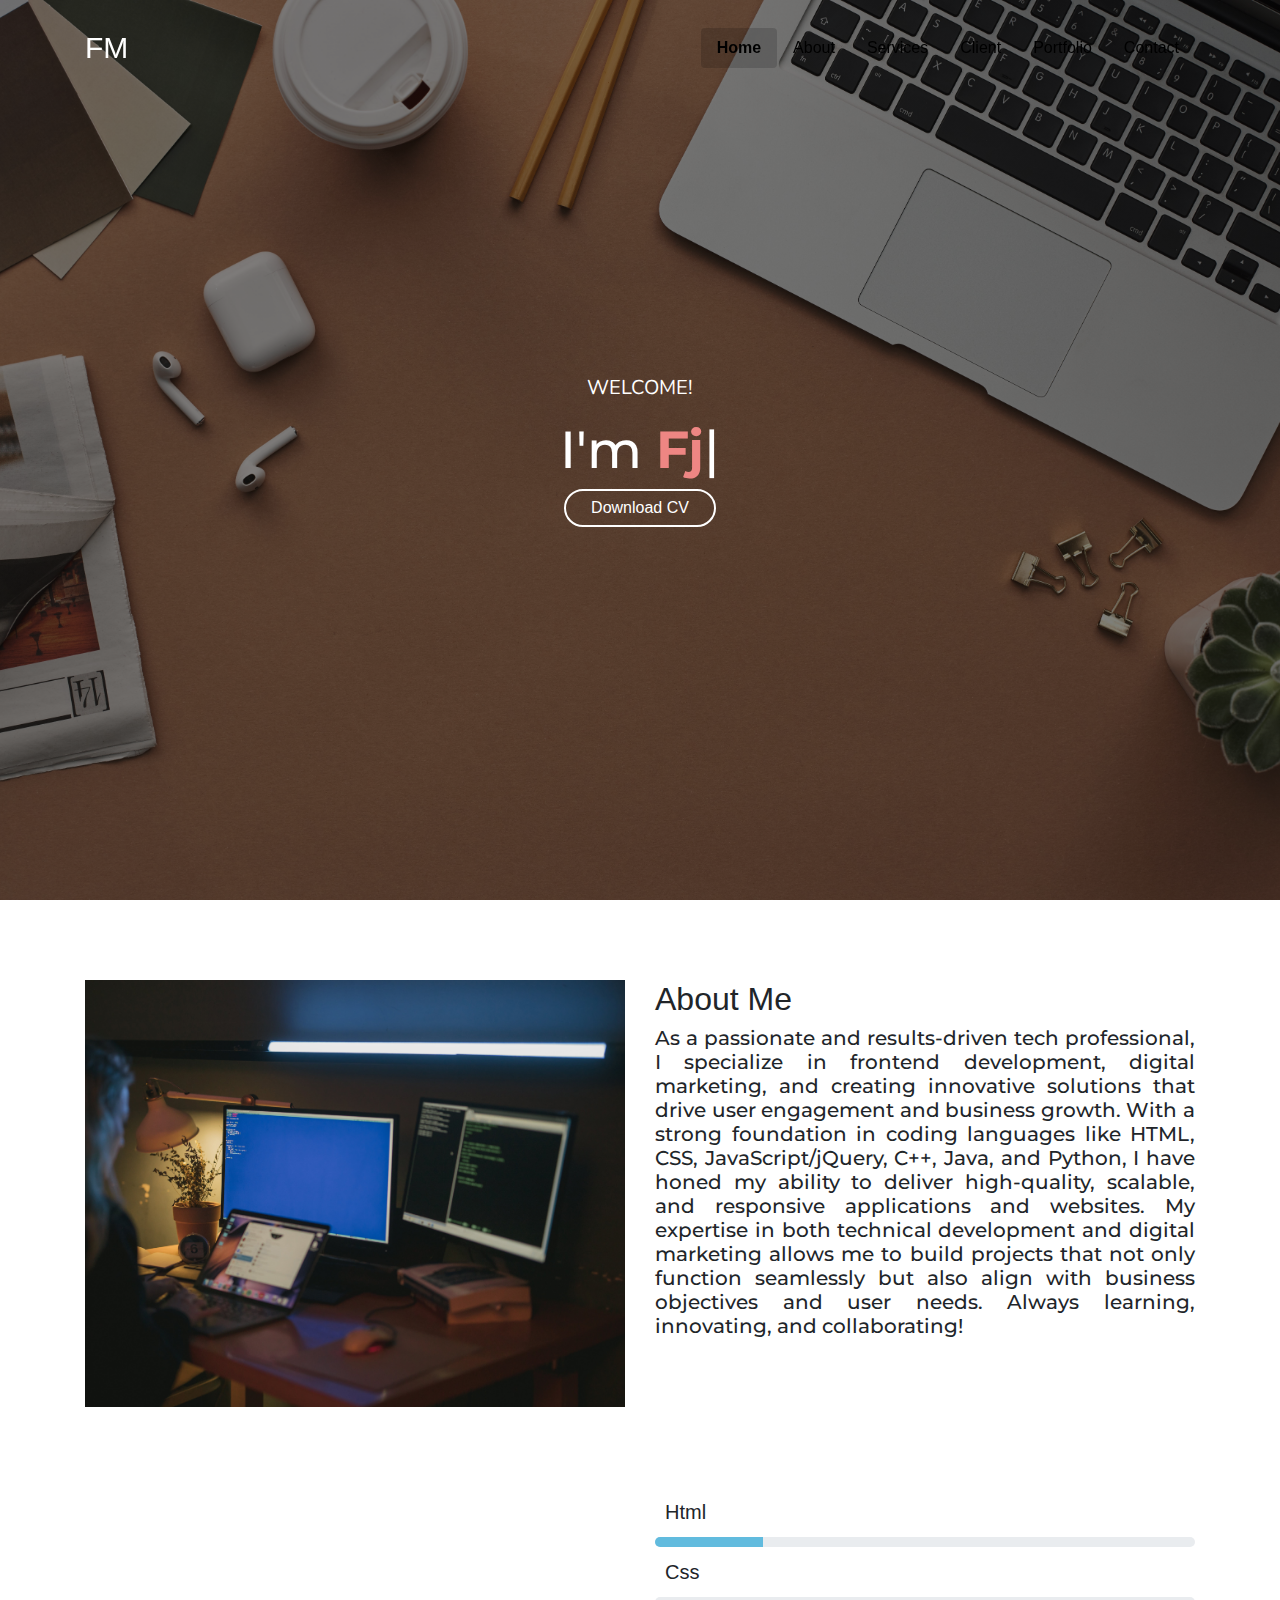
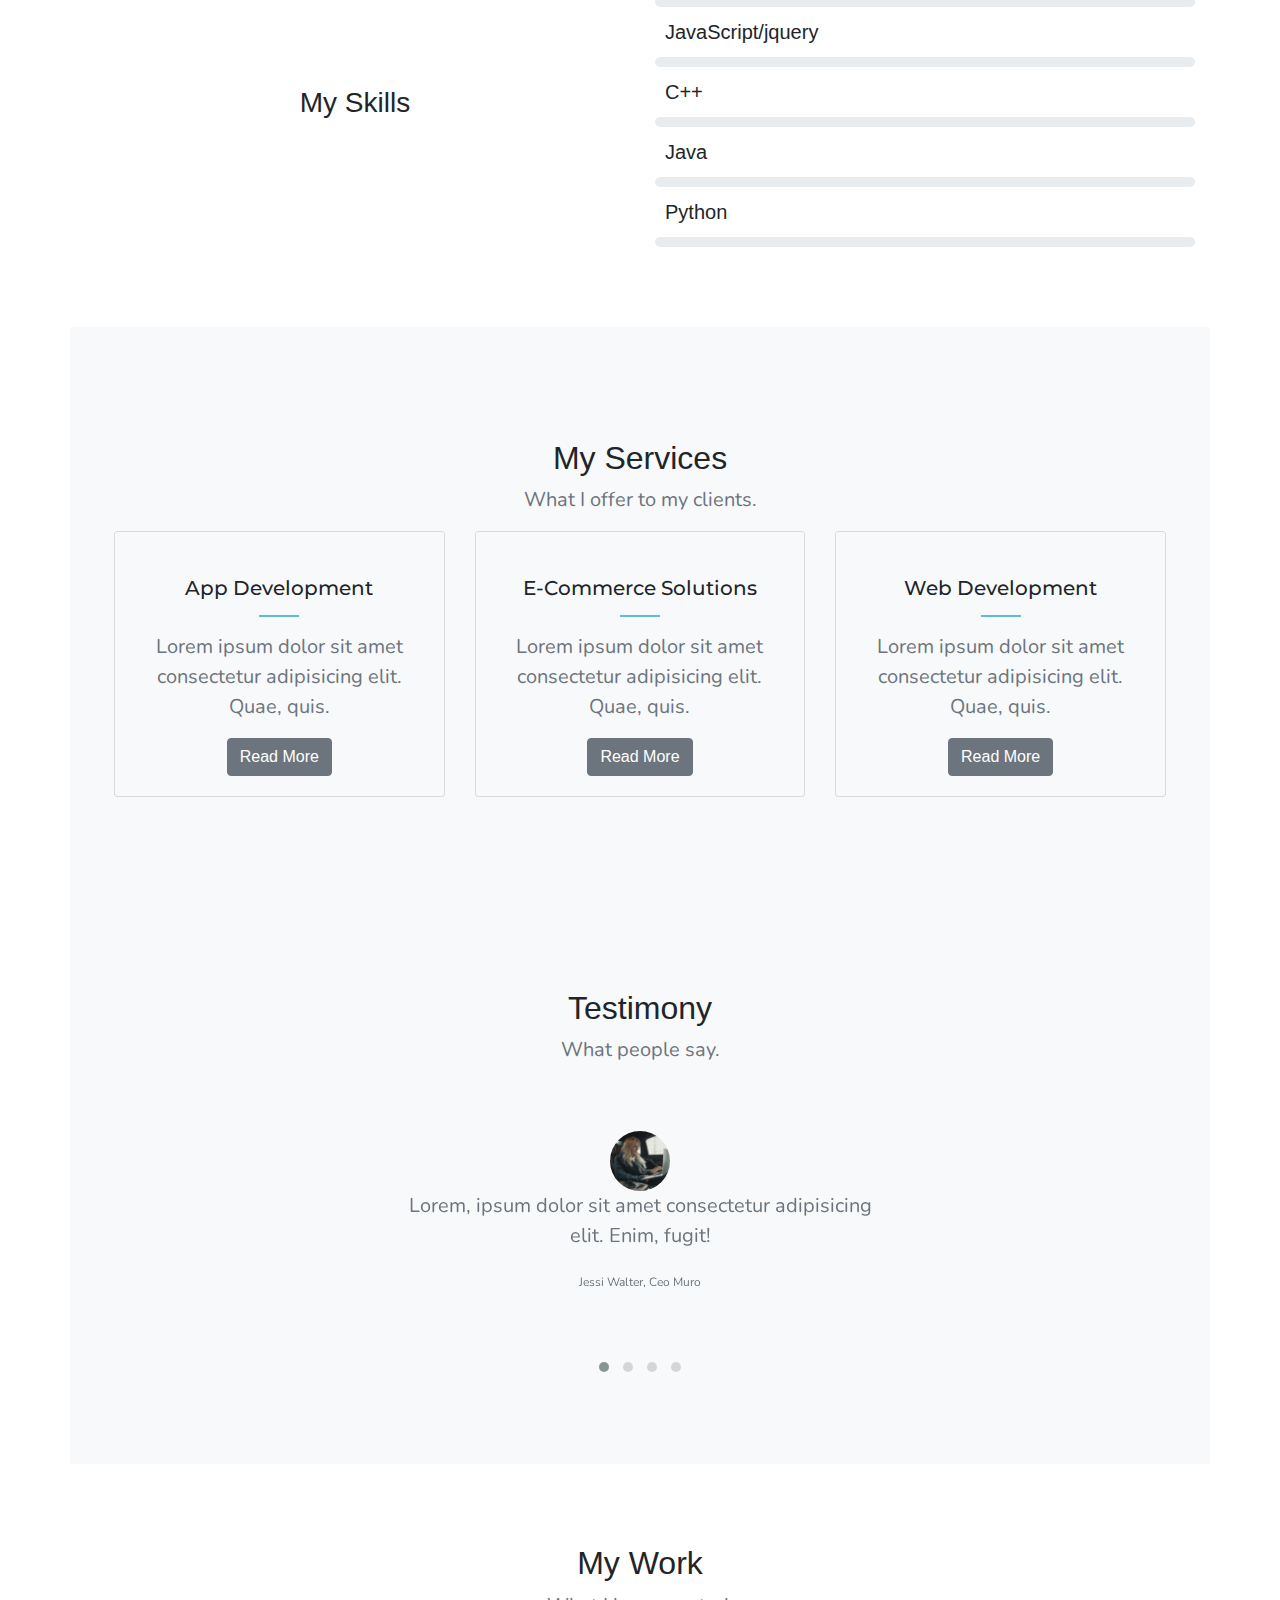
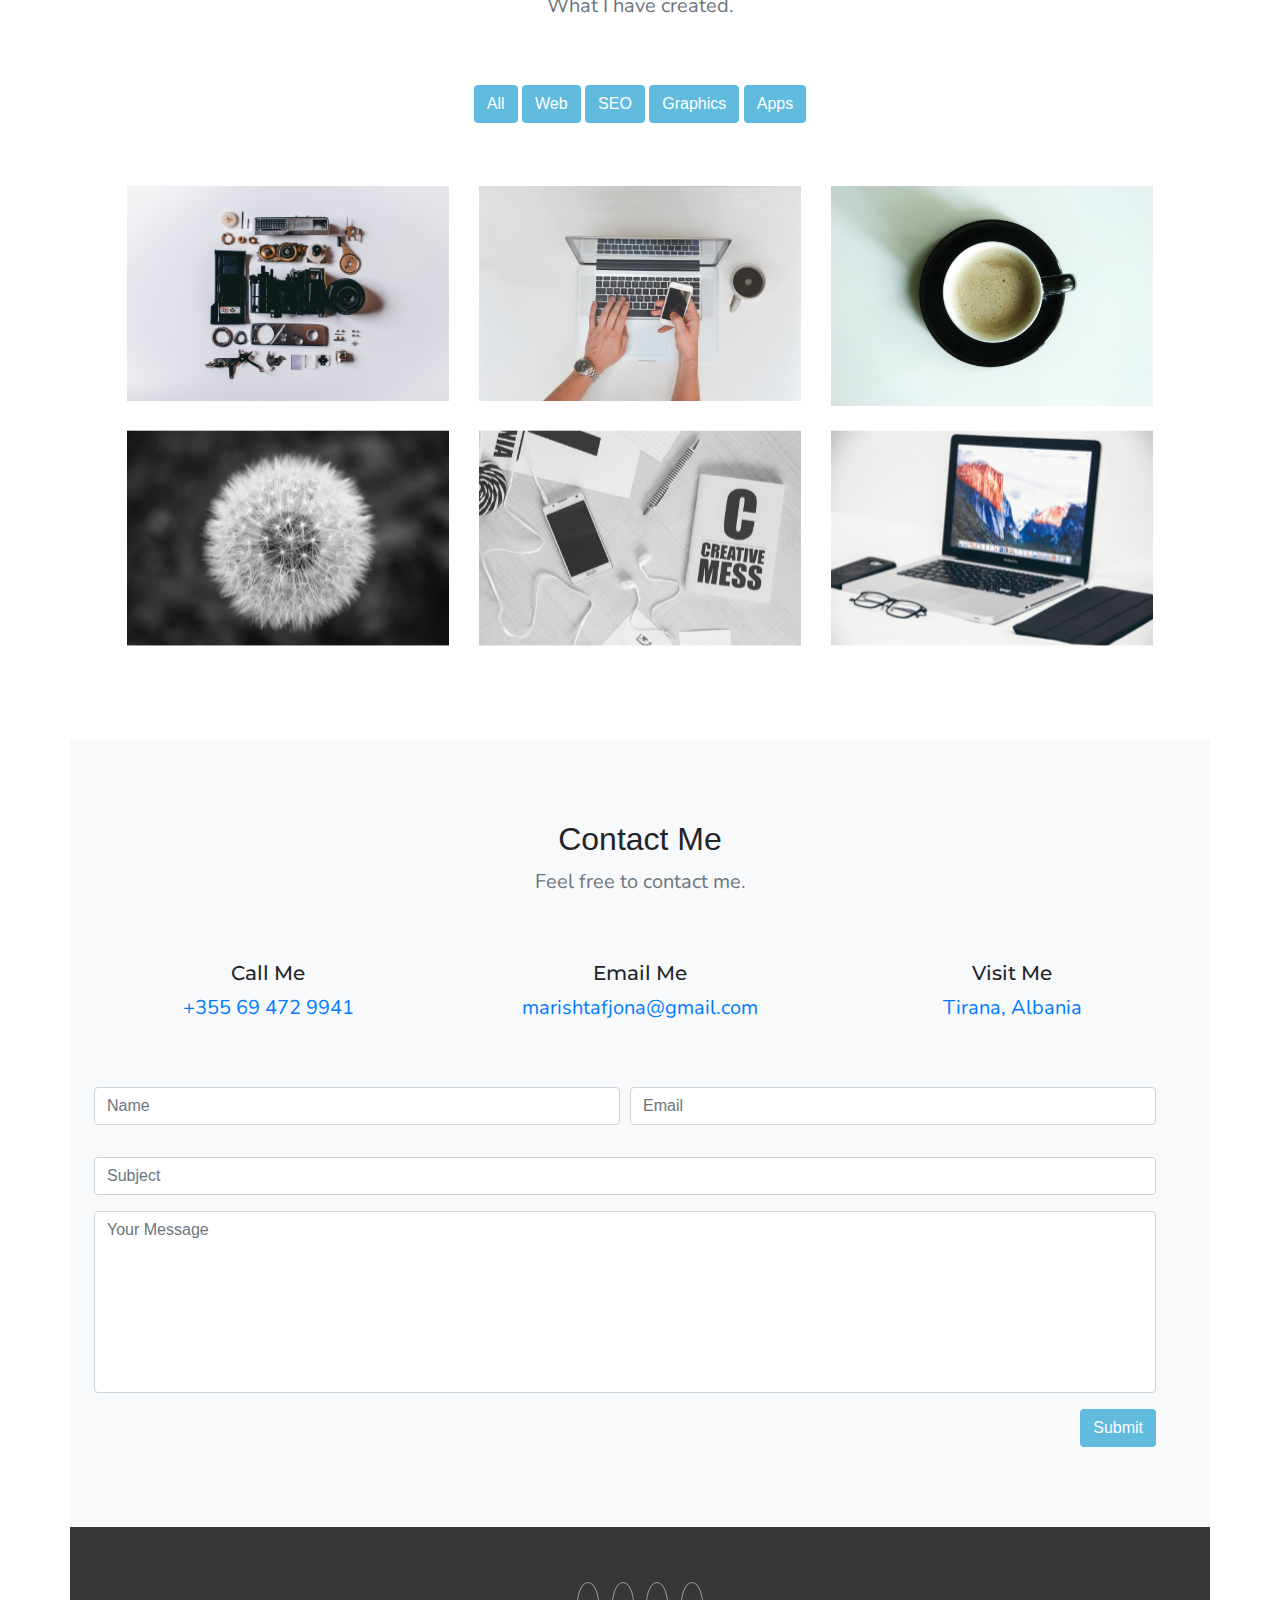
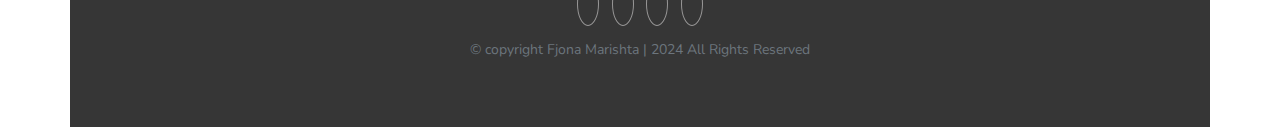
<file: index.html>
<!DOCTYPE html>
<html lang="en">
<head>
    <meta charset="UTF-8">
    <meta name="viewport" content="width=device-width, initial-scale=1.0">
    <meta http-equiv="X-UA-Compatible" content="ie=edge"> 
    <link rel="stylesheet" href="lib/css/bootstrap.min.css">
    <link rel="stylesheet" href="lib/owl.carousel.min.css">
    <link rel="stylesheet" href="lib/owl.theme.default.min.css">
    <link rel="stylesheet" href="https://stackpath.bootstrapcdn.com/bootstrap/4.3.1/css/bootstrap.min.css" integrity="sha384-ggOyR0iXCbMQv3Xipma34MD+dH/1fQ784/j6cY/iJTQUOhcWr7x9JvoRxT2MZw1T" crossorigin="anonymous"> 
    <link rel="icon" href="images/fav.ico">
    <link rel="stylesheet" href="css/style.css">
    <link rel="stylesheet" href="https://use.fontawesome.com/releases/v5.8.1/css/all.css" integrity="sha384-50oBUHEmvpQ+1lW4y57PTFmhCaXp0ML5d60M1M7uH2+nqUivzIebhndOJK28anvf" crossorigin="anonymous">
    <link href="https://fonts.googleapis.com/css2?family=Montserrat:wght@400;600;700&family=Nunito:wght@400;700&display=swap" rel="stylesheet">
    <link rel="stylesheet" href="lib/animate.css">
    <script src="https://ajax.googleapis.com/ajax/libs/jquery/3.7.1/jquery.min.js"></script>
    <link rel="stylesheet" href="https://cdn.jsdelivr.net/npm/bootstrap@4.6.1/dist/css/bootstrap.min.css">
    <script src="https://cdn.jsdelivr.net/npm/jquery@3.5.1/dist/jquery.slim.min.js"></script>
    <script src="https://cdn.jsdelivr.net/npm/popper.js@1.16.1/dist/umd/popper.min.js"></script>
    <script src="https://cdn.jsdelivr.net/npm/bootstrap@4.6.1/dist/js/bootstrap.bundle.min.js"></script>


    <title>Fjona Marishta | Portofolio </title>
   
</head>
<body>
    <nav class="navbar navbar-expand-lg sticky fixed-top r-nav">
        <div class="container">
            <a href="#" class="navbar-brand">FM</a>
            <button class="navbar-toggler" type="button" data-toggle="collapse" data-target="#navbarId" aria-controls="navbarId" aria-expanded="false" aria-label="Toggle navigation" onclick="toggleNav()">
                <span><i class="fas fa-bars hamburger"></i></span>
            </button>
            <div class="collapse navbar-collapse"  id="navbarId">
                <ul id="navList" class="nav nav-pills ml-auto">
                    <li class="nav-item animated fadeInRight">
                        <a class="nav-link active" href="#home">Home <span class="sr-only">(current)</span></a>
                    </li>
                    <li class="nav-item animated fadeInRight">
                        <a class="nav-link" href="#about">About</a>
                    </li>
                    <li class="nav-item animated fadeInRight">
                        <a class="nav-link" href="#services-id">Services</a>
                    </li>
                    <li class="nav-item animated fadeInRight">
                        <a class="nav-link" href="#testimony-id">Client</a>
                    </li>
                    <li class="nav-item animated fadeInRight">
                        <a class="nav-link" href="#work">Portfolio</a>
                    </li>
                    <li class="nav-item animated fadeInRight">
                        <a class="nav-link" href="#contact">Contact</a>
                    </li>
                </ul>
            </div>
        </div>
    </nav>


<header id="home">

    <div class="container-fluid header-content">
        <div class="row">
            <div class="col text-center">
                <div class="content-box animated fadeInUp">

                    <!-- DOM -->
                    <p id="DOM"></p>
                    <script>
                    document.getElementById("DOM").innerHTML = "WELCOME!";
                    </script>

                    <h1>I'm <span class="element" style="color: #EE8683; font-weight: bold;"></span></h1>

                    <!-- The While Loop -->
                    <!-- <p id="key words"></p>
                    <script>
                    const key = ["Programming,", "Coding,", "Pragmatic,", "Skills."];
                    let i = 0;
                    let text = "";
                    while (key[i]) {
                        text += key[i] + " ";
                        i++;
                    }
                    document.getElementById("key words").innerHTML = text;
                    </script> -->

                    <!-- JavaScript HTML Events -->
                    <!-- <div >
                    <button  class="btn r-btn"onclick="document.getElementById('time').innerHTML=Date()">The time is?</button>
                    </div> 
                    <p id="time"></p> -->

                    <a href="#" class="btn" onclick="alert('Download failed. Please try again later.');">Download CV</a>
                </div>                 
            </div>
        </div>
    </div>
</header>

<section class="about r-p" id="about">
    <div class="container">
        <div class="row">
            <div class="col-lg-6">
                <img src="images/profile.jpg" class="img-fluid" img-thumbnail alt="profile picture">
            </div>
            <div class="col-lg-6 mt-5 mt-lg-0">
                
                <h2>About Me</h2>
                <h5 style="text-align: justify;">
                    As a passionate and results-driven tech professional, I specialize in frontend development, 
                    digital marketing, and creating innovative solutions that drive user engagement and business growth. 
                    With a strong foundation in coding languages like HTML, CSS, JavaScript/jQuery, C++, Java, and Python, 
                    I have honed my ability to deliver high-quality, scalable, and responsive applications and websites. 
                    My expertise in both technical development and digital marketing allows me to build projects that not only function seamlessly 
                    but also align with business objectives and user needs. Always learning, innovating, and collaborating!
                </h5>
                
                <!-- JavaScript Objects -->
                <!-- <p id="demo"></p>

                 <script>
                 const person = {
                    firstName: "Fjona",
                    lastName: "Marishta",
                    age: 19,
                };

                document.getElementById("demo").innerHTML =
                "I am " + person.firstName + " and " + person.age + " years old.";
                </script> -->

                <!-- JavaScript Functions -->
                <!-- <p>The temperature to Celsius today is:</p>
                <p id="temperature"></p>
                <script>
                function toCelsius(f) {
                    return (5/9) * (f-32);
                }
                
                let value = toCelsius(77);
                document.getElementById("temperature").innerHTML = value;
                </script> -->
                
                <!-- search -->
                <!-- <p>Sarch my characteristics</p>
                <input id="myInput" type="text">
                <div style="height: 122px;margin-top: 8px;">
                <ul id="myList">
                    <li>Energetic</li>
                     <li>Hardworking</li>
                     <li>Kind</li>
                     <li>Smart</li>
                    </ul> 
                    </div>
                    <div>
                        <ul class="list-inline">
                            <li class="list-inline-item" style="display: inline-block; margin-right: 10px;"><a href="#"><i class="fab fa-facebook"></i></a></li>
                            <li class="list-inline-item" style="display: inline-block; margin-right: 10px;"><a href="#"><i class="fab fa-twitter"></i></a></li>
                            <li class="list-inline-item" style="display: inline-block; margin-right: 10px;"><a href="#"><i class="fab fa-instagram"></i></a></li>
                            <li class="list-inline-item" style="display: inline-block;"><a href="#"><i class="fab fa-linkedin"></i></a></li>
                        </ul>
                    </div>        -->
            </div>
        </div> 
    </div>

</section>

<section class="exp-class" id="exp-id">
    <div class="container">
        <div class="row">
            <div class="col-md-6 d-flex justify-content-center align-items-center">
                <h3>My Skills</h3>
            </div>
            <div class="col-md-6" style="margin-bottom: 80px;">
                <label>Html</label>
                <div class="progress">
                    <div class="progress-bar" role="progressbar" style="width:20%;" aria-valuenow="0" aria-valuemin="0" aria-valuemax="100"></div>
                </div>

                <label>Css</label>
                <div class="progress">
                    <div class="progress-bar" role="progressbar" style="width:0%" aria-valuenow="0" aria-valuemin="0" aria-valuemax="100"></div>
                </div>

                <label>JavaScript/jquery</label>
                <div class="progress">
                    <div class="progress-bar" role="progressbar" style="width:0%" aria-valuenow="0" aria-valuemin="0" aria-valuemax="100"></div>
                </div>

                <label>C++</label>
                <div class="progress">
                    <div class="progress-bar" role="progressbar" style="width:0%" aria-valuenow="0" aria-valuemin="0" aria-valuemax="100"></div>
                </div>

                <label>Java</label>
                <div class="progress">
                    <div class="progress-bar" role="progressbar" style="width: 0%" aria-valuenow="0" aria-valuemin="0" aria-valuemax="100"></div>
                </div>

                <label>Python</label>
                <div class="progress">
                    <div class="progress-bar" role="progressbar" style="width: 0%" aria-valuenow="0" aria-valuemin="0" aria-valuemax="100"></div>
                </div>

            </div>
        </div>

        <!-- Javascript Method -->

        <div class="row ">
            <!-- <div class="col-md-6 d-flex justify-content-center align-items-center">
                <h2>Number of Skills: <span id="skillsCount" class="ml-1"></span></h2>
            </div>
        </div>
        <script>
            const skills = ["Html", "Cs", "JavaScript/jquery", "C++", "Java", "Python"];
            let size = skills.length;
            document.getElementById("skillsCount").innerHTML = size;
        </script>
    </div>
</section> -->

<!-- Services -->
<section class="services-class bg-sec r-p" id="services-id">
    <div class="contanier text-center" style="padding:2em">
        <div class="row">
            <div class="col">
                <div class="col">
                    <h2>My Services</h2>
                    <p>What I offer to my clients.</p>
                </div>
            </div>
        </div>
        <div class="row">

            <div class="col-lg-4">
                <div class="card">
                    <div class="card-header">
                        <i class="fab fa-apple"></i>
                    </div>

                    <div class="card-body">
                        <h5 class="card-title">App Development</h5>
                        <div class="service-border"></div>
                        <p class="card-text">
                            Lorem ipsum dolor sit amet consectetur adipisicing elit. Quae, quis.
                            <span id="additionalText" class="collapse">
                                Additional text goes here. Lorem ipsum dolor sit amet consectetur adipisicing elit.
                                Quae, quis. More details about App Development can be found in this section.
                            </span>
                        </p>
                    
                        <div class="mt-3">
                            <button class="btn btn-secondary" type="button" data-toggle="collapse" data-target="#additionalText" aria-expanded="false" aria-controls="additionalText">
                                Read More
                            </button>
                        </div>
                    </div>
                  
                </div>
            </div>

            <div class="col-lg-4">
                <div class="card">
                    <div class="card-header">
                        <i class="fab fa-opencart"></i>
                    </div>

                    <div class="card-body">
                        <h5 class="card-title">E-Commerce Solutions</h5>
                        <div class="service-border"></div>
                        <p class="card-text">
                            Lorem ipsum dolor sit amet consectetur adipisicing elit. Quae, quis.
                            <span id="eCommerceAdditionalText" class="collapse">
                                Additional text goes here. Lorem ipsum dolor sit amet consectetur adipisicing elit.
                                Quae, quis. More details about E-Commerce Solutions can be found in this section.
                            </span>
                        </p>
                    
                        <div class="mt-3">
                            <button class="btn btn-secondary" type="button" data-toggle="collapse" data-target="#eCommerceAdditionalText" aria-expanded="false" aria-controls="eCommerceAdditionalText">
                                Read More
                            </button>
                        </div>
                    </div>                   

                </div>
            </div>

            <div class="col-lg-4">
                <div class="card">
                    <div class="card-header">
                        <i class="fas fa-desktop"></i>
                    </div>

                    <div class="card-body">
                        <h5 class="card-title">Web Development</h5>
                        <div class="service-border"></div>
                        <p class="card-text">
                            Lorem ipsum dolor sit amet consectetur adipisicing elit. Quae, quis.
                            <span id="websiteAdditionalText" class="collapse">
                                Additional text goes here. Lorem ipsum dolor sit amet consectetur adipisicing elit.
                                Quae, quis. More details about Website Development can be found in this section.
                            </span>
                        </p>
                    
                        <div class="mt-3">
                            <button class="btn btn-secondary" type="button" data-toggle="collapse" data-target="#websiteAdditionalText" aria-expanded="false" aria-controls="websiteAdditionalText">
                                Read More
                            </button>
                        </div>
                    </div>
                    
                </div>
            </div>
        </div>
    </div>
</section>

<!-- Hire Me -->

<!-- <section class="hire-me r-p" id="hire-id">
    <div class="container text-center">
        <div class="row">
            <div class="col">
                <h3 class="mb-4">I am available for Freelance</h3>
                <button type="button" class="btn r-btn" data-toggle="modal" data-target="#hireMeModal">
                    Hire Me
                </button>
            </div>
        </div>
    </div>
</section> -->

<!-- Modal -->
<div class="modal fade" id="hireMeModal" tabindex="-1" role="dialog" aria-labelledby="hireMeModalTitle" aria-hidden="true">
    <div class="modal-dialog modal-dialog-centered" role="document">
        <div class="modal-content">
            <div class="modal-header">
                <h5 class="modal-title" id="hireMeModalTitle">Hire Me</h5>
                <button type="button" class="close" data-dismiss="modal" aria-label="Close">
                    <span aria-hidden="true">&times;</span>
                </button>
            </div>
            <div class="modal-body">
                <p>Consider bringing me on board for my substantial background and proficiency in web development.
                     I guarantee the delivery of innovative, high-quality solutions tailored to meet your project needs.</p>
            </div>
            <div class="modal-footer">
                <button type="button" class="btn btn-secondary" data-dismiss="modal">Close</button>
                <button type="button" class="btn btn-primary">Hire Me</button>
            </div>
        </div>
    </div>
</div>


<!-- panels -->

<!-- <div class="w3-container" style="height: 200px;">
  
    <div class="w3-row">
      <div class="w3-half" style="margin-left: 8em;margin-right: 52em;">
        <p class="toggle-arrow" onclick="togglePanel('left')"> Left Panel ▼</p>
        <div id="leftPanel" class="w3-panel w3-leftbar w3-serif custom-panel custom-panel-left">
          <p><i>"Simplicity is the ultimate sophistication."</i></p>
        </div>
      </div>
      <div class="w3-half">
        <p class="toggle-arrow" onclick="togglePanel('right')"> Right Panel ▼</p>
        <div id="rightPanel" class="w3-panel w3-rightbar w3-serif custom-panel custom-panel-right">
          <p><i>"Simplicity is the ultimate sophistication."</i></p>
        </div>
      </div>
    </div>
    
  </div> -->

<!-- Testimony -->

<section class="testimony-class r-p bg-sec" id="testimony-id">
    <div class="container text-center">
        <div class="row">
            <div class="col">
                <h2>Testimony</h2>
                <p>What people say.</p>
            </div>
        </div>
        <div class="row">
            <div class="col">
                <div class="owl-carousel owl-theme">


                    <div class="item">
                        <div class="text-center test-item">
                            <i class="fas fa-quote-left"></i>
                            <div><img src="images/t1.jpg" class="mx-auto test-img rounded-circle" alt=""></div>
                            <p class="text-muted">Lorem, ipsum dolor sit amet consectetur adipisicing elit. Enim, fugit!</p>
                            <p class="test-name">Jessi Walter, Ceo Muro</p>
                        </div>
                    </div>


                    <div class="item">
                        <div class="text-center test-item">
                            <i class="fas fa-quote-left"></i>
                            <div><img src="images/t2.jpg" class="mx-auto test-img rounded-circle" alt=""></div>
                            <p class="text-muted">Lorem, ipsum dolor sit amet consectetur adipisicing elit. Enim, fugit!</p>
                            <p class="test-name">Jessi Walter, Ceo Muro</p>
                        </div>
                    </div>


                    <div class="item">
                        <div class="text-center test-item">
                            <i class="fas fa-quote-left"></i>
                            <div><img src="images/t3.jpg" class="mx-auto test-img rounded-circle" alt=""></div>
                            <p class="text-muted">Lorem, ipsum dolor sit amet consectetur adipisicing elit. Enim, fugit!</p>
                            <p class="test-name">Jessi Walter, Ceo Muro</p>
                        </div>
                    </div>

                    <div class="item">
                        <div class="text-center test-item">
                            <i class="fas fa-quote-left"></i>
                            <div><img src="images/t4.jpg" class="mx-auto test-img rounded-circle" alt=""></div>
                            <p class="text-muted">Lorem, ipsum dolor sit amet consectetur adipisicing elit. Enim, fugit!</p>
                            <p class="test-name">Jessi Walter, Ceo Muro</p>
                        </div>
                    </div>

                </div>
            </div>
        </div>
    </div>
</section>

<!-- Work -->
<section class="work r-p" id="work">
    <div class="container text-center">
        <div class="row">
            <div class="col mb-5">
                <h2>My Work</h2>
                <p>What I have created.</p>
            </div>
        </div>
        <div class="row">
            <div class="col-xs-12 mx-auto mb-5">
                <button class="btn r-btn" data-filter="all">All</button>
                <button class="btn r-btn" data-filter="1">Web</button>
                <button class="btn r-btn" data-filter="2">SEO</button>
                <button class="btn r-btn" data-filter="3">Graphics</button>
                <button class="btn r-btn" data-filter="4">Apps</button>
            </div>
        </div>
        <div class="container">
            <div class="row filter-container mx-auto">

                <div class="col-xs-6 col-sm-4 col-md-4 filtr-item card-wrapper" data-category="1,2">
                    <div>
                        <img src="images/w1.jpg" class="img-fluid" alt="">
                    </div>
                </div>

                <div class="col-xs-6 col-sm-4 col-md-4 filtr-item card-wrapper" data-category="4,2">
                    <div>
                        <img src="images/w2.jpg" class="img-fluid" alt="">
                    </div>
                </div>

                <div class="col-xs-6 col-sm-4 col-md-4 filtr-item card-wrapper" data-category="1,4,2">
                    <div>
                        <img src="images/w8.jpg" class="img-fluid" alt="">
                    </div>
                </div>

                <div class="col-xs-6 col-sm-4 col-md-4 filtr-item card-wrapper" data-category="4,3,2">
                    <div>
                        <img src="images/w6.jpg" class="img-fluid" alt="">
                    </div>
                </div>

                <div class="col-xs-6 col-sm-4 col-md-4 filtr-item card-wrapper" data-category="1,4,2">
                    <div>
                        <img src="images/w5.jpg" class="img-fluid" alt="">
                    </div>
                </div>

                <div class="col-xs-6 col-sm-4 col-md-4 filtr-item card-wrapper" data-category="1,3">
                    <div>
                        <img src="images/w7.jpg" class="img-fluid" alt="">
                    </div>
                </div>

            </div>
        </div>
    </div>

</section>

<!-- json

<div class="container mt-5 p-3 bg-secondary">

    <div class="row">

        <div class="col-md-4" >
            <div class="card">
                <div class="card-header" >
                    <h4 class="text-center">Add user</h4>
                </div>
                <div class="card-body">
                    <div class="form-group">
                        <label for="">Enter name</label>
                        <input type="text" class="form-control" id="name" placeholder="Enter name">
                    </div>
                    <div class="form-group">
                        <label for="">Enter email:</label>
                        <input type="email" name="" class="form-control" placeholder="Enter email" id="email">
                    </div>
                    <div class="mt-3">
                        <button class="btn btn-primary float-right" onclick="submitForm()">Submit</button>
                    </div>
                    <div class="w-100">
                        <span id="message" class="text-success"></span>
                    </div>
                </div>
            </div>
        </div>
 
        <div class="col-md-8">
            <table class="table table-bordered text-white text-center">
                <thead>
                    <th>Name</th>
                    <th>Email</th>
                    <th>Edit</th>
                    <th>Delete</th>
                </thead>
                <tbody id="tbData">
                    
                </tbody>
            </table>
        </div>
    </div>
</div> -->


<!-- Contact Section -->

<section class="contact r-p bg-sec" id="contact">
    <div class="container text-center">

        <div class="row">
            <div class="col">
                <h2>Contact Me</h2>
                <p>Feel  free to contact me.</p>
            </div>
        </div>

        
            <div class="row mt-5">

                <div class="col-md-4">
                    <div class="r-icon">
                        <i class="fas fa-mobile-alt"></i>
                        <div class="text-center">
                            <h5>Call Me</h5>
                            <p>
                                <a href="tel:+355694729941">
                                    +355 69 472 9941
                                </a>
                            </p>
                        </div>
                    </div>
                </div>
            
        
            <div class="col-md-4">
                <div class="r-icon">
                    <i class="far fa-envelope"></i>
                    <div class="text-center">
                        <h5>Email Me</h5>
                        <p>
                            <a href="mailto:mfjona@gmail.com">
                                marishtafjona@gmail.com
                            </a>
                        </p>
                    </div>
                </div>
            </div>
            

          
            <div class="col-md-4">
                <div class="r-icon">
                    <i class="fas fa-map-pin"></i>
                    <div class="text-center">
                        <h5>Visit Me</h5>
                        <p>
                            <a href="https://www.google.com/maps?q=Tirana,Albania" target="_blank">
                                Tirana, Albania
                            </a>
                        </p>
                    </div>
                </div>
            </div>


            <div class="row mt-5">
                <div class="col">
                    <form id="contactForm">
                        <div class="form-row" style="display: flex; margin-bottom: 1rem;">
                            <div class="form-group col-md-6">
                                <input type="text" class="form-control" id="name" placeholder="Name">
                            </div>
            
                            <div class="form-group col-md-6">
                                <input type="email" class="form-control" id="email" placeholder="Email">
                            </div>
                        </div>
                        <div class="form-group" style="margin-bottom: 1rem;">
                            <input type="text" class="form-control" id="subject" placeholder="Subject">
                        </div>
                        <div class="form-group" style="margin-bottom: 1rem;">
                            <textarea class="form-control" id="message" rows="7" placeholder="Your Message" style="resize: none;"></textarea>
                        </div>
            
                        <button type="button" class="btn r-btn float-right" onclick="saveForm()" data-toggle="popover" title="Submit your message.">
                            Submit
                        </button>
                    </form>
                </div>
            </div>
        </div>
    </div>
</section>




<!-- Footer -->

<footer>
    <div class="container h-100 d-flex align-items-center justify-content-center">
      <div class="row">
        <div class="col">
          <div class="r-icon text-center mt-3">
            <ul>
              <li class="list-inline-item animated slideInUp"><a href="#"><i class="fab fa-facebook"></i></a></li>
              <li class="list-inline-item animated slideInUp"><a href="#"><i class="fab fa-twitter"></i></a></li>
              <li class="list-inline-item animated slideInUp"><a href="#"><i class="fab fa-instagram"></i></a></li>
              <li class="list-inline-item animated slideInUp "><a href="#"><i class="fab fa-linkedin"></i></a></li>
            </ul>
          </div>
          <p class="text-muted" style="font-size:14px;">&copy; copyright Fjona Marishta | 2024 All Rights Reserved</p>
        </div>
      </div>
    </div>
  </footer>

<script src="https://code.jquery.com/jquery-3.6.4.min.js"></script>
<script src="lib/popper.min.js"></script>
<script src="lib/js/bootstrap.min.js"></script>  
<script src="lib/typed.js"></script>
<script src="lib/jquery.smooth-scroll.js"></script>
<script src="lib/owl.carousel.min.js"></script>
<script src="lib/jquery.waypoints.min.js"></script>
<script src="lib/jquery.filterizr.min.js"></script>
<script src="lib/imagesloaded.pkgd.min.js"></script>
<script src="js/app.js"></script>
<script src="https://stackpath.bootstrapcdn.com/bootstrap/4.3.1/js/bootstrap.min.js" integrity="sha384-JjSmVgyd0p3pXB1rRibZUAYoIIy6OrQ6VrjIEaFf/nJGzIxFDsf4x0xIM+B07jRM" crossorigin="anonymous"></script>

</body>
</html>
</file>
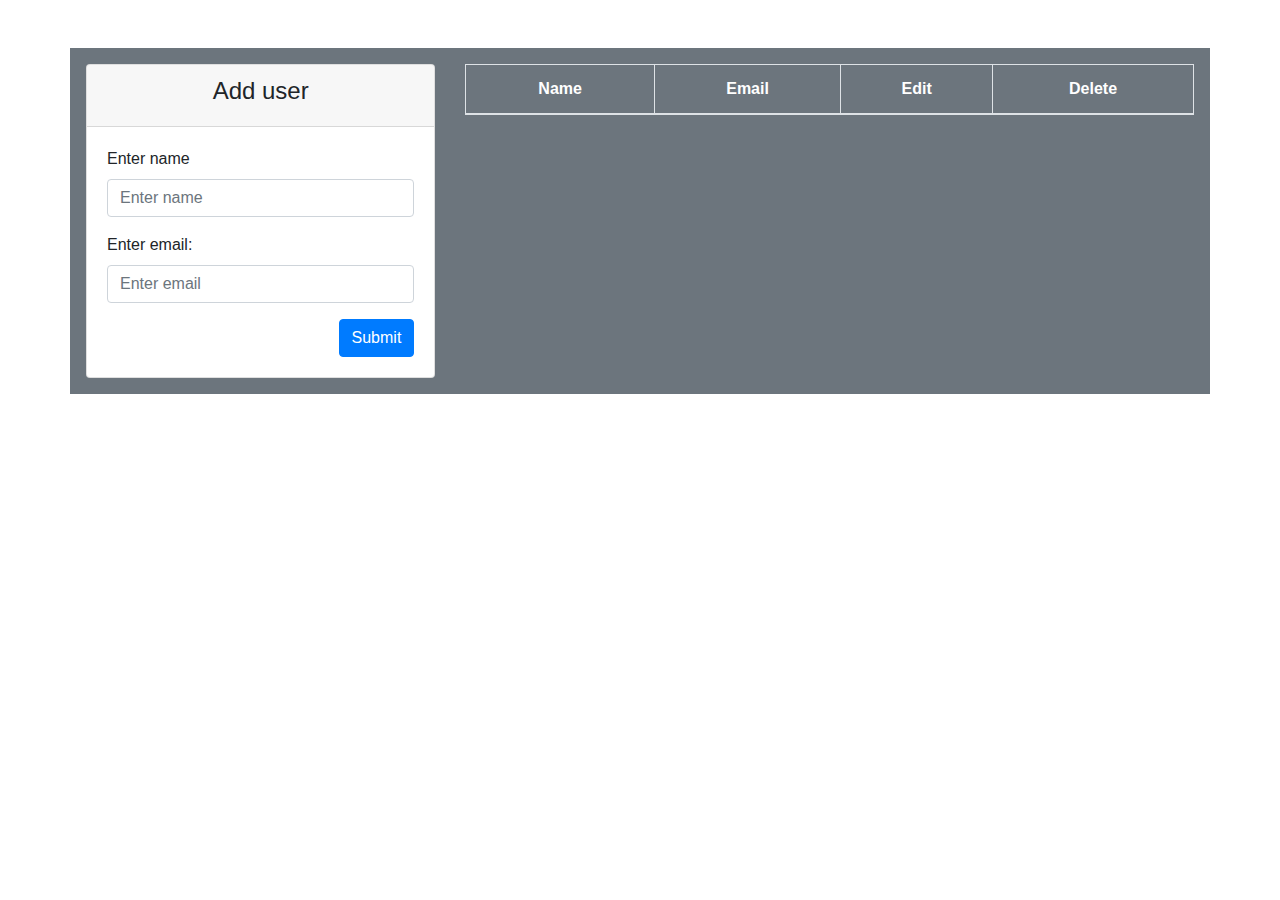
<file: api.html>
<!DOCTYPE html>
<html lang="en">
<head>
    <meta charset="UTF-8">
    <meta http-equiv="X-UA-Compatible" content="IE=edge">
    <meta name="viewport" content="width=device-width, initial-scale=1.0">
    <title>Document</title>
    <link rel="stylesheet" href="https://cdn.jsdelivr.net/npm/bootstrap@4.6.1/dist/css/bootstrap.min.css">
    <script src="https://cdn.jsdelivr.net/npm/jquery@3.5.1/dist/jquery.slim.min.js"></script>
    <script src="https://cdn.jsdelivr.net/npm/popper.js@1.16.1/dist/umd/popper.min.js"></script>
    <script src="https://cdn.jsdelivr.net/npm/bootstrap@4.6.1/dist/js/bootstrap.bundle.min.js"></script>
</head>
<body>
    <div class="container mt-5 p-3 bg-secondary">
        <div class="row">
            <div class="col-md-4">
                <div class="card">
                    <div class="card-header">
                        <h4 class="text-center">Add user</h4>
                    </div>
                    <div class="card-body">
                        <div class="form-group">
                            <label for="">Enter name</label>
                            <input type="text" class="form-control" id="name" placeholder="Enter name">
                        </div>
                        <div class="form-group">
                            <label for="">Enter email:</label>
                            <input type="email" name="" class="form-control" placeholder="Enter email" id="email">
                        </div>
                        <div class="mt-3">
                            <button class="btn btn-primary float-right" onclick="submitForm()">Submit</button>
                        </div>
                        <div class="w-100">
                            <span id="message" class="text-success"></span>
                        </div>
                    </div>
                </div>
            </div>
     
            <div class="col-md-8">
                <table class="table table-bordered text-white text-center">
                    <thead>
                        <th>Name</th>
                        <th>Email</th>
                        <th>Edit</th>
                        <th>Delete</th>
                    </thead>
                    <tbody id="tbData">
                        
                    </tbody>
                </table>
            </div>
        </div>
    </div>

    <script>
        var usersData; // Variable to store the fetched data

        // Fetch initial data and store it in a variable
        fetch('https://jsonplaceholder.typicode.com/users')
            .then(response => response.json())
            .then(data => {
                usersData = data; // Store data in the variable
                // Call getData to display data in the table
                getData();
            });

        var editFormData;

        function getFormData() {
            return {
                name: document.getElementById("name").value,
                email: document.getElementById("email").value
            }
        }

        // set the message for form status
        function setSuccessMessage(message) {
            document.getElementById("message").innerHTML = message;
        }

        // called this function when user clicks on the button
        function submitForm() {
    if (editFormData){
        
         editData();
         clearFormData();
      
        } // if editFormData is defined, call editData()
 
    else addUser(); // if editFormData is not defined, call addUser()
}
// add user function 
function addUser() {
    let payload = getFormData();
    fetch('https://jsonplaceholder.typicode.com/users', {
            method: 'POST',
            body: JSON.stringify(payload),
            headers: {
                'Content-Type': 'application/json; charset=UTF-8',
            },
        })
        .then(response => response.json())
        .then(json => {
            // Update usersData with the new user
            usersData.push(json);
            setSuccessMessage("User added successfully");
            getData(); // reload table 
        })
        .catch(error => {
            console.error('Error adding user:', error);
            setSuccessMessage("Failed to add user");
        });
}
// edit data 
function editData() {
    var formData = getFormData();
    fetch('https://jsonplaceholder.typicode.com/users/' + editFormData.id, {
            method: 'PUT',
            body: JSON.stringify(formData),
            headers: {
                'Content-Type': 'application/json; charset=UTF-8',
            },
        })
        .then(response => {
            // Update editFormData directly with new values
            editFormData.name = formData.name;
            editFormData.email = formData.email;
            setSuccessMessage("User updated successfully");
            editFormData = null; // Reset editFormData
            getData(); // reload the table
        });
}

// delete data
function deleteData(id) {
    fetch('https://jsonplaceholder.typicode.com/users/' + id, {
            method: 'DELETE',
        })
        .then(response => {
            if (response.ok) {
                setSuccessMessage("User deleted successfully");
                // Remove the user from usersData array
                usersData = usersData.filter(user => user.id !== id);
                console.log(usersData);
                editFormData = null; // Reset editFormData
                clearFormData();
                getData(); // Reload the table
            } else {
                throw new Error('Failed to delete user');
            }
        })
        .catch(error => {
            console.error('Error deleting user:', error);
            setSuccessMessage("Failed to delete user");
        });
}


        // get data method
        function getData() {
            var tmpData = "";
            console.log('json', usersData);
            usersData.forEach(user => {
                tmpData += "<tr>";
                tmpData += "<td>" + user.name + "</td>";
                tmpData += "<td>" + user.email + "</td>";
                tmpData += "<td><button class='btn btn-primary' onclick='editDataCall(" + user.id + ")'>Edit</button></td>";
                tmpData += "<td><button class='btn btn-danger' onclick='deleteData(" + user.id + ")'>Delete</button></td>";
                tmpData += "</tr>";
            });
            document.getElementById("tbData").innerHTML = tmpData;
        }

        function editDataCall(id) {
            // Find user in usersData by id
            var user = usersData.find(user => user.id === id);
            editFormData = user;
            setFormData(editFormData.name, editFormData.email);
        }

        function setFormData(name, email) {
            document.getElementById("name").value = name;
            document.getElementById("email").value = email;
        }

        function clearFormData() {
            document.getElementById("name").value = "";
            document.getElementById("email").value = "";
        }
    </script>
</body>
</html>
</file>
<file: css/style.css>
/* base rules */
*{
    margin: 0;
    padding: 0;
}

h1,h2.h3,h4,h5,h6{
    font-family: 'Montserrat', sans-serif;
}

p{
    font-family: 'Nunito', sans-serif;  
    font-size: 20px;
    line-height: 30px;
    color:#6c757d;
}

.r-p{
    padding-top: 80px;
    padding-bottom: 80px;
}

.bg-sec{
    background: #F8F9FA;
}

.r-btn{
    padding: 5px 20px;
    background-color: #61bbde !important;
    color: #fff !important;
}
  
/* navigation */
.nav-pills .nav-link.active {
  color: #000000 !important; 
  background-color: #00000027 !important;
  font-weight: bold !important;
}

.nav-pills .nav-link {
  color: rgb(0, 0, 0) !important; 
}

.ml-auto, .mx-auto {
    margin-left: auto!important;
}

nav.r-nav{
    background: transparent;
    padding: 20px 0;
    transition: .5s all;
}

nav .navbar-brand{
    font-size: 30px;
    color: white;
    transition: .5s all;
}

nav .navbar-nav li a{
    color: rgba(255,255,255,0.8) !important;
    font-size: 16px;
    letter-spacing: 0.05em;
    font-weight: 600;
    font-family: 'Nunito', sans-serif;
}

nav .navbar-nav li{
    margin-left: 15px;
}

nav.r-nav.stickyadd{
    background: #fff !important;
    padding: 15px 0;
    box-shadow: 0 1px 8px 3px rgba(0,0,0,0.5);
    transition: .5s all ease-in-out;
}

nav.stickyadd .navbar-brand{
    color: #000;
    font-size: 40px;
    transition: .5s all;
}

nav.stickyadd .navbar-nav .nav-link{
    color: #000 !important;
}
nav.stickyadd .navbar-nav .nav-link:hover{
  color: #c02c2c !important;
  font-weight: bolder;
}

.navbar .hamburger{
    color: #fff;
}

nav.stickyadd .hamburger{
    color: #000;
}

/* Header Section*/

header{
    height: 100vh;
    width: 100%;
    background-image: linear-gradient(rgba(0,0,0,0.5), rgba(0,0,0,0.5)),url('../images/background.jpg');
    background-repeat: no-repeat;
    background-size: cover;
    background-position: center;
}

.header-content{
    height: 100vh;
    display: flex;
    flex-direction: column;
    align-items: center;
    justify-content: center;
}

.content-box{
    max-width: 700px;
    color: #fff;
}

.content-box h4{
    font-size: 30px;
}

.content-box h1{
    font-size: 52px;
}

.content-box a{
    color: #fff;
    text-decoration: none;
    border: 2px solid #fff;
    border-radius: 20px;
    padding: 5px 25px;
}

.content-box a:hover{
    color: #000;
    background:#fff;
    transition: 0.5s all;
}

.content-box p{
    color: #fff;
}

#myList{
    font-family: 'Nunito', sans-serif;  
    font-size: 20px;
    line-height: 30px;
    color:#6c757d;
}

/* About Us*/

 .about li a{
    color: #000;
    display: inline-block;  
    height: 42px;
    width: 42px;
    font-size: 20px;
    border: 2px solid #d4d4dd;
    border-radius: 50%;
    line-height: 40px;
    transition: 0.5s all;
    text-align: center;
}

.about li a:hover{
    color: #61bbde;
} 

/* Exprience Section */
.exp-class .progress{
    height: 10px;
    border-radius: 20px;
    font-size: 10px;
}

.progress-bar{
    background-color: #61bbde !important;
}

.exp-class label{
    font-size: 20px;
    margin: 10px;
}

/* Service Section */

.card,.card-header{
    background: #F8F9FA !important;
}

.card-header{
    border: none !important;
}

.services-class .card-header i{
    font-size: 50px;
}

.service-border{
    height: 2px;
    width: 40px;
    margin: 15px auto; 
    background: #61bbde;
}

/* Panels */

.w3-row {
  display: flex;
  justify-content: space-between;
}

.w3-half {
   width: calc(50% - 5px);  
  /* margin-left: 3em;
  margin-right: 50em;  */
}

.custom-panel {
  max-width: 300px;
  font-size: 18px;
  padding: 20px;
  background-color: #f5f5f5;
  margin-bottom: 20px;
  display: none;
  border-radius: 10px;
  box-shadow: 0 0 10px rgba(0, 0, 0, 0.1);
}

.custom-panel-left {
  border-left: 6px solid #2196F3;
}

.custom-panel-right {
  border-right: 6px solid #4CAF50;
}

.toggle-arrow {
  cursor: pointer;
  font-weight: bold;
  color: #777;
  transition: color 0.3s ease;
}

.toggle-arrow:hover {
  color: #333;
}

/* Testimony */

.testimony-class .test-item{
    max-width: 500px;
    margin: 50px auto;
}

.testimony-class .test-item .test-img{
    width: 60px;
    height: 60px;
    object-fit: cover;
}

.testimony-class .test-item i{
    color: grey;
}

.test-item p.test-name{
    font-size:12px
}

/* Work */

.work .card-wrapper{
    padding-top: 15px;
    padding-bottom: 15px;
}


/* Contact */
.contact .r-icon {
    font-size: 50px;
    text-align: center;
  }
  
  /* footer */
  footer {
    height: 200px;
    background-color: #363636;
  }
  footer .r-icon a {
    font-size: 20px;
    color: #868585;
    padding: 10px;
    border: 1px solid #999898;
    border-radius: 60%;
  }
  footer .r-icon a:hover {
    border: 1px solid #ffffff;
    color: #ffffff;
    transition: 0.5s all;
  }

  /* Media-------------------------------------------------------------------------------- */
  @media (min-width: 200px) and (max-width: 768px) {
    .r-nav {
      background: #fff !important;
    }
    .r-nav .container {
      width: 85%;
    }
    nav .navbar-brand {
      font-size: 30px;
      color: #000;
    }
    .navbar .hamburger {
      color: #000;
    }
    nav .navbar-nav .nav-link {
      color: #000 !important;
    }
   
    .content-box h1 {
      font-size: 30px;
    }
    .content-box p {
      font-size: 16px;
    }
    header {
      height: 100vh;
      width: 100%;
      background-image: linear-gradient(rgba(0, 0, 0, 0.5), rgba(0, 0, 0, 0.5)),
        url("../images/background.jpg");
      background-repeat: repeat;
      background-size: cover;
      background-position: -700px 0;
    }

    #myList {
        padding-left: 20px;
      }

    .w3-container {
        padding-left: 10px; 
        padding-right: 10px;
        
      }
      
    .w3-half {
        width: 100%; 
        margin-left: 0 !important; 
        margin-right: 0 !important; 
      }
      
    .w3-half {
          width: 100%; 
        } 
        
    .w3-panel p {
    font-size: 14px; 
         }

    .toggle-arrow {
    text-align:center; 
  }

  .table th,
  .table td {
      padding: 2px;
      font-size: 7px;
  }
        
}
</file>
